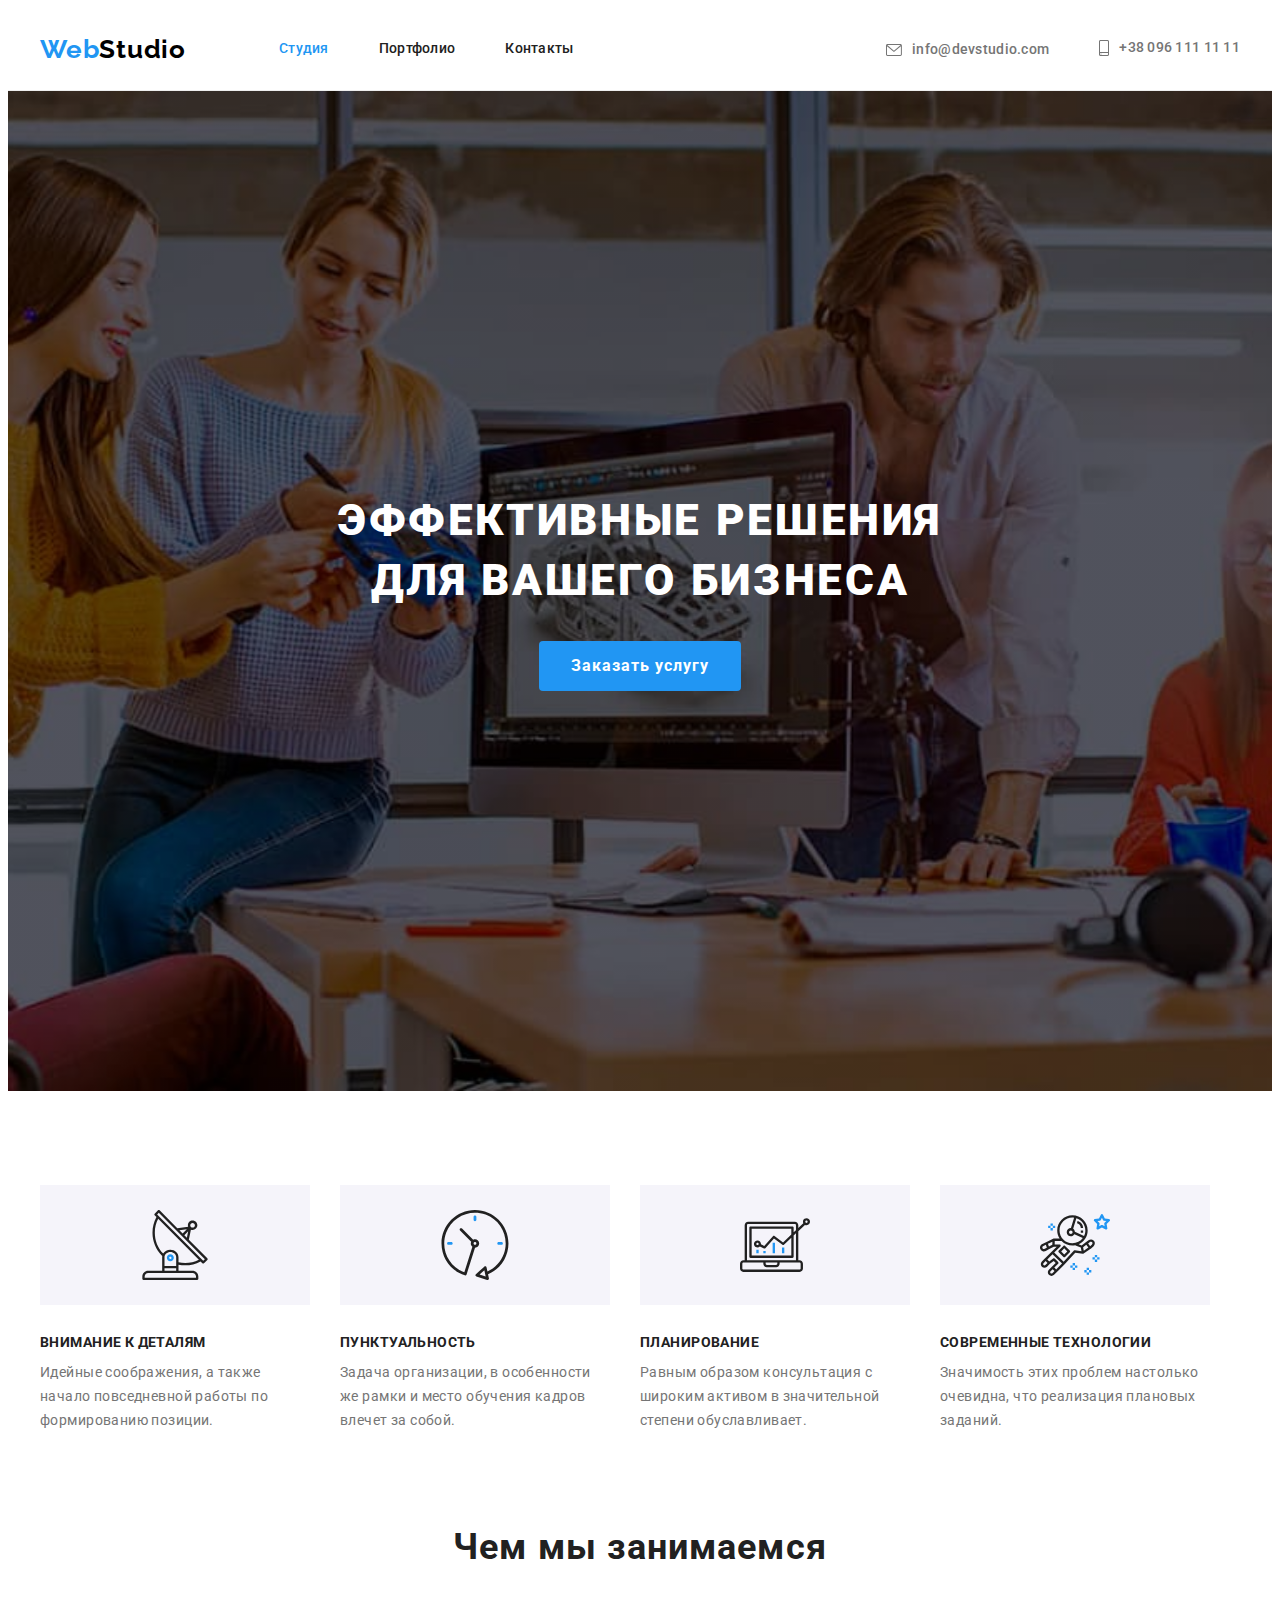
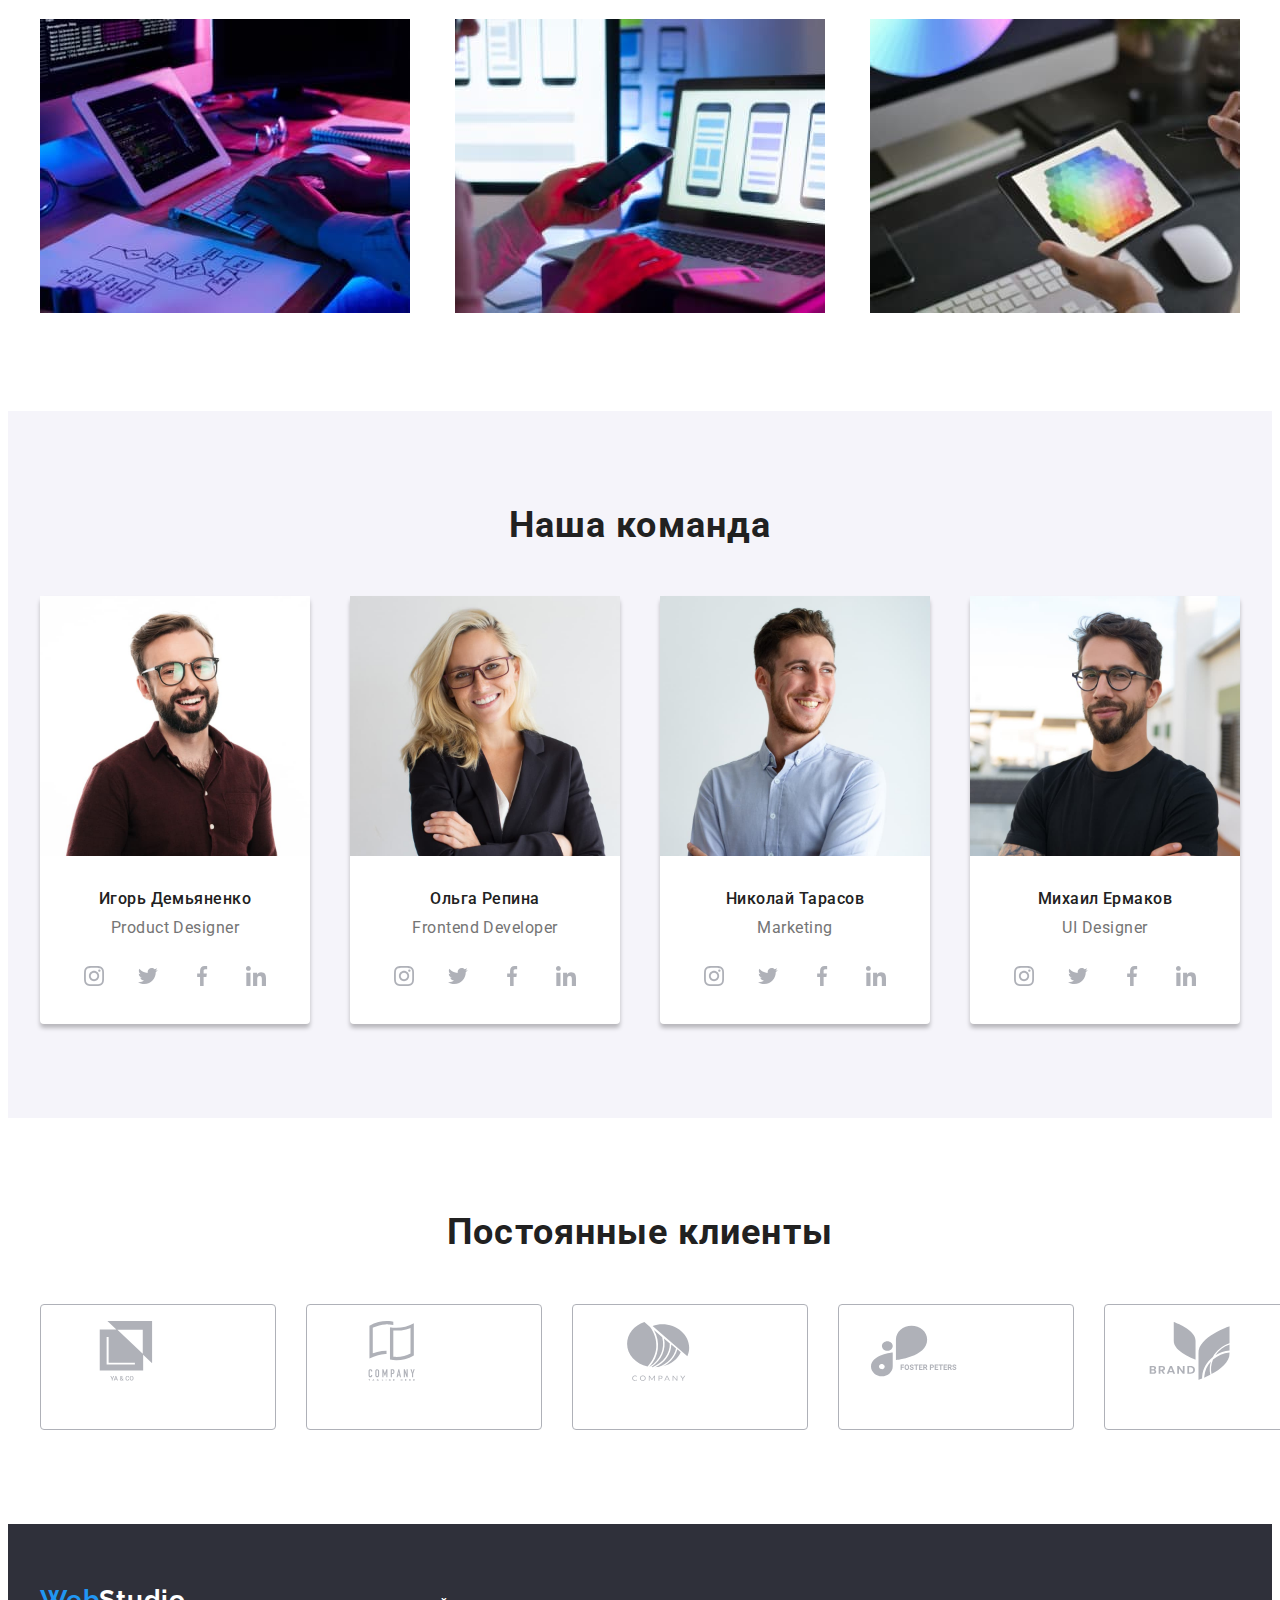
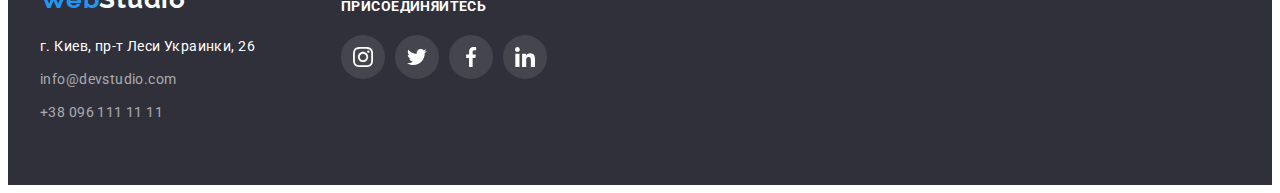
<file: index.html>
<!DOCTYPE html>
<html lang="en">

<head>
    <meta charset="UTF-8">
    <meta http-equiv="X-UA-Compatible" content="IE=edge">
    <meta name="viewport" content="width=device-width, initial-scale=1.0">
    <link rel="preconnect" href="https://fonts.googleapis.com">
    <link rel="preconnect" href="https://fonts.gstatic.com" crossorigin>
    <link rel="preconnect" href="https://fonts.googleapis.com">
    <link rel="preconnect" href="https://fonts.gstatic.com" crossorigin>
    <link
        href="https://fonts.googleapis.com/css2?family=Raleway:wght@700&family=Roboto:wght@400;500;700;900&display=swap"
        rel="stylesheet">
    <title>Студия</title>
    <link rel="stylesheet" href="https://cdnjs.cloudflare.com/ajax/libs/modern-normalize/1.1.0/modern-normalize.min.css"
        integrity="sha512-wpPYUAdjBVSE4KJnH1VR1HeZfpl1ub8YT/NKx4PuQ5NmX2tKuGu6U/JRp5y+Y8XG2tV+wKQpNHVUX03MfMFn9Q=="
        crossorigin="anonymous" referrerpolicy="no-referrer" />
    <link rel="stylesheet" href="./css/style.css">
</head>

<body>

    <header class="hero-heder">
        <div class="conteiner header list">
            <a href="./index.html" class="webstudio"><span class="web">Web</span>Studio</a>
            <nav>
                <ul class="nav-bar list">
                    <li class="nav-item"><a href="./index.html" class="nav-link active-page">Студия</a></li>
                    <li class="nav-item"><a href="./portfolio.html" class="nav-link">Портфолио</a></li>
                    <li class="nav-item"><a href="#" class="nav-link">Контакты</a></li>
                </ul>
            </nav>
            <ul class="contacts-bar list">
                <li class="contacts-item heder-img">
                    <a href="mailto:info@devstudio.com" class="contacts mailto">
                        <svg width=16px height=12px class="tel-mail">
                            <use href="./images/icons.svg#icon-mail-to"> </use>
                        </svg>
                        info@devstudio.com</a>
                </li>
                <li class="contacts-item heder-img">
                    <a href="tel:+380961111111" class="contacts tel">
                        <svg width=10px height=16px class="tel-mail">
                            <use href="./images/icons.svg#icon-tel"> </use>
                        </svg>
                        +38 096 111 11 11</a>
                </li>
            </ul>
        </div>
    </header>
    <main>
        <!-- ====hero==== -->
        <section class="hero-section">
            <h1 class="hero">Эффективные решения для вашего бизнеса</h1>
            <button type="button" class="hero-order">Заказать услугу</button>
        </section>
        <!-- ====hero==== -->
        <!-- ====name list==== -->
        <section class="section-box">
            <div class="conteiner">
                <ul class="section-list list">
                    <li class="section-li ">
                        <div class="img-list">
                            <svg width=70px height=70px>
                                <use href="./images/icons.svg#icon-group-1"></use>
                            </svg>
                        </div>
                        <h3 class="name-list">Внимание к деталям</h3>
                        <p class="paragraph-list list">Идейные соображения, а также начало повседневной работы по
                            формированию
                            позиции.</p>
                    </li>
                    <li class="section-li">
                        <div class="img-list">
                            <svg width=70px height=70px>
                                <use href="./images/icons.svg#icon-group-2"></use>
                            </svg>
                        </div>
                        <h3 class="name-list">Пунктуальность</h3>
                        <p class="paragraph-list list">Задача организации, в особенности же рамки и место обучения
                            кадров
                            влечет
                            за собой.</p>
                    </li>
                    <li class="section-li">
                        <div class="img-list">
                            <svg width=70px height=70px>
                                <use href="./images/icons.svg#icon-group-3"></use>
                            </svg>
                        </div>
                        <h3 class="name-list">Планирование</h3>
                        <p class="paragraph-list list">Равным образом консультация с широким активом в значительной
                            степени
                            обуславливает.</p>
                    </li>
                    <li class="section-li">
                        <div class="img-list">
                            <svg width=70px height=70px>
                                <use href="./images/icons.svg#icon-group-4"></use>
                            </svg>
                        </div>
                        <h3 class="name-list">Современные технологии</h3>
                        <p class="paragraph-list list">Значимость этих проблем настолько очевидна, что реализация
                            плановых заданий.</p>
                    </li>
                </ul>
            </div>
        </section>
        <!-- ====name list==== -->
        <!-- ====title section==== -->
        <section class="section-img">
            <div class="conteiner">
                <h2 class="title-section">Чем мы занимаемся</h2>
                <ul class="img-box list">
                    <li>
                        <img src="./images/box-1.jpg" width="370" alt="Робота 1">
                    </li>
                    <li>
                        <img src="./images/box-2.jpg" width="370" alt="Робота 2">
                    </li>
                    <li>
                        <img src="./images/box-3.jpg" width="370" alt="Робота 3">
                    </li>
                </ul>
            </div>
        </section>
        <!-- ====title section==== -->
        <!-- ====team==== -->
        <section class="team">
            <div class="conteiner">
                <h2 class="title-section">Наша команда</h2>
                <ul class="team-box list">
                    <li class="team-box-list list">
                        <img src="./images/kom-1.jpg" width="270" alt="Игорь Демьяненко">
                        <div class="conteiner-img">
                            <h3 class="name-people">Игорь Демьяненко</h3>
                            <p class="signature list">Product Designer</p>
                        </div>
                        <ul class="social list">
                            <li class="social-li">
                                <a href="" class="social-a social-io">
                                    <svg width=20px height=20px>
                                        <use href="./images/icons.svg#icon-instagram-1"></use>
                                    </svg>
                                </a>
                            </li>
                            <li class="social-li">
                                <a href="" class="social-a social-io">
                                    <svg width=20px height=20px>
                                        <use href="./images/icons.svg#icon-twitter-2"></use>
                                    </svg>
                                </a>
                            </li>
                            <li class="social-li">
                                <a href="" class="social-a social-io">
                                    <svg width=20px height=20px>
                                        <use href="./images/icons.svg#icon-facebook-3"></use>
                                    </svg>
                                </a>
                            </li>
                            <li class="social-li">
                                <a href="" class="social-a social-io">
                                    <svg width=20px height=20px>
                                        <use href="./images/icons.svg#icon-linkedin-4"></use>
                                    </svg>
                                </a>
                            </li>
                        </ul>
                    </li>
                    <li class="team-box-list list">
                        <img src="./images/kom-2.jpg" width="270" alt="Ольга Репина">
                        <div class="conteiner-img">
                            <h3 class="name-people">Ольга Репина</h3>
                            <p class="signature list">Frontend Developer</p>
                        </div>
                        <ul class="social list">
                            <li class="social-li">
                                <a href="" class="social-a social-io">
                                    <svg width=20px height=20px>
                                        <use href="./images/icons.svg#icon-instagram-1"></use>
                                    </svg>
                                </a>
                            </li>
                            <li class="social-li">
                                <a href="" class="social-a social-io">
                                    <svg width=20px height=20px>
                                        <use href="./images/icons.svg#icon-twitter-2"></use>
                                    </svg>
                                </a>
                            </li>
                            <li class="social-li">
                                <a href="" class="social-a social-io">
                                    <svg width=20px height=20px>
                                        <use href="./images/icons.svg#icon-facebook-3"></use>
                                    </svg>
                                </a>
                            </li>
                            <li class="social-li">
                                <a href="" class="social-a social-io">
                                    <svg width=20px height=20px>
                                        <use href="./images/icons.svg#icon-linkedin-4"></use>
                                    </svg>
                                </a>
                            </li>
                        </ul>
                    </li>
                    <li class="team-box-list list">
                        <img src="./images/kom-3.jpg" width="270" alt="Николай Тарасов">
                        <div class="conteiner-img">
                            <h3 class="name-people">Николай Тарасов</h3>
                            <p class="signature list">Marketing</p>
                        </div>
                        <ul class="social list">
                            <li class="social-li">
                                <a href="" class="social-a social-io">
                                    <svg width=20px height=20px>
                                        <use href="./images/icons.svg#icon-instagram-1"></use>
                                    </svg>
                                </a>
                            </li>
                            <li class="social-li">
                                <a href="" class="social-a social-io">
                                    <svg width=20px height=20px>
                                        <use href="./images/icons.svg#icon-twitter-2"></use>
                                    </svg>
                                </a>
                            </li>
                            <li class="social-li">
                                <a href="" class="social-a social-io">
                                    <svg width=20px height=20px>
                                        <use href="./images/icons.svg#icon-facebook-3"></use>
                                    </svg>
                                </a>
                            </li>
                            <li class="social-li">
                                <a href="" class="social-a social-io">
                                    <svg width=20px height=20px>
                                        <use href="./images/icons.svg#icon-linkedin-4"></use>
                                    </svg>
                                </a>
                            </li>
                        </ul>
                    </li>
                    <li class="team-box-list list">
                        <img src="./images/kom-4.jpg" alt="Михаил Ермаков" width="270">
                        <div class="conteiner-img">
                            <h3 class="name-people">Михаил Ермаков</h3>
                            <p class="signature list">UI Designer</p>
                        </div>
                        <ul class="social list">
                            <li class="social-li">
                                <a href="" class="social-a social-io">
                                    <svg width=20px height=20px>
                                        <use href="./images/icons.svg#icon-instagram-1"></use>
                                    </svg>
                                </a>
                            </li>
                            <li class="social-li">
                                <a href="" class="social-a social-io">
                                    <svg width=20px height=20px>
                                        <use href="./images/icons.svg#icon-twitter-2"></use>
                                    </svg>
                                </a>
                            </li>
                            <li class="social-li">
                                <a href="" class="social-a social-io">
                                    <svg width=20px height=20px>
                                        <use href="./images/icons.svg#icon-facebook-3"></use>
                                    </svg>
                                </a>
                            </li>
                            <li class="social-li">
                                <a href="" class="social-a social-io">
                                    <svg width=20px height=20px>
                                        <use href="./images/icons.svg#icon-linkedin-4"></use>
                                    </svg>
                                </a>
                            </li>
                        </ul>
                    </li>
                </ul>
            </div>
        </section>
        <!-- ====team==== -->
        <!-- ====regular customers==== -->
        <section class="customers-box">
            <div class="conteiner">
                <h2 class="title-customers">Постоянные клиенты</h2>
                <ul class="customers-box-li">
                    <li class="customers">
                        <a href="" class="customer">
                            <svg width=106px height=60px>
                                <use href="./images/icons.svg#icon-logo-1"></use>
                            </svg>
                        </a>
                    </li>
                    <li class="customers">
                        <a href="" class="customer">
                            <svg width=106px height=60px>
                                <use href="./images/icons.svg#icon-logo-2"></use>
                            </svg>
                        </a>
                    </li>
                    <li class="customers">
                        <a href="" class="customer">
                            <svg width=106px height=60px>
                                <use href="./images/icons.svg#icon-logo-3"></use>
                            </svg>
                        </a>
                    </li>
                    <li class="customers">
                        <a href="" class="customer">
                            <svg width=106px height=60px>
                                <use href="./images/icons.svg#icon-logo-4"></use>
                            </svg>
                        </a>
                    </li>
                    <li class="customers">
                        <a href="" class="customer">
                            <svg width=106px height=60px>
                                <use href="./images/icons.svg#icon-logo-5"></use>
                            </svg>
                        </a>
                    </li>
                    <li class="customers">
                        <a href="" class="customer">
                            <svg width=106px height=60px>
                                <use href="./images/icons.svg#icon-logo-6"></use>
                            </svg>
                        </a>
                    </li>
                </ul>
            </div>
        </section>
        <!-- ====regular customers==== -->
    </main>
    <footer class="footer">
        <div class="footer-box">
            <div class="footer-box-one">
                <a href="./index.html" class="webstudio-footer"><span class="web">Web</span>Studio</a>
                <ul class="list">
                    <li class="footer-list">
                        <address class="address">г. Киев, пр-т Леси Украинки, 26</address>
                    </li>
                    <li class="footer-list">
                        <a href="mailto:info@devstudio.com" class="contacts-footer">info@devstudio.com</a>
                    </li>
                    <li class="footer-list">
                        <a href="tel:+380961111111" class="contacts-footer">+38 096 111 11 11</a>
                    </li>
                </ul>
            </div>
            <div class="footer-box-two">
                <h3 class="box-two-hero">присоединяйтесь</h3>
                <ul class="footer-social list">
                    <li class="footer-social-li">
                        <a href="" class="footer-social-a">
                            <svg width=20px height=20px>
                                <use href="./images/icons.svg#icon-instagram-1"></use>
                            </svg>
                        </a>
                    </li>
                    <li class="footer-social-li">
                        <a href="" class="footer-social-a">
                            <svg width=20px height=20px>
                                <use href="./images/icons.svg#icon-twitter-2"></use>
                            </svg>
                        </a>
                    </li>
                    <li class="footer-social-li">
                        <a href="" class="footer-social-a">
                            <svg width=20px height=20px>
                                <use href="./images/icons.svg#icon-facebook-3"></use>
                            </svg>
                        </a>
                    </li>
                    <li class="footer-social-li">
                        <a href="" class="footer-social-a">
                            <svg width=20px height=20px>
                                <use href="./images/icons.svg#icon-linkedin-4"></use>
                            </svg>
                        </a>
                    </li>
                </ul>
            </div>
        </div>
    </footer>
</body>

</html>
</file>
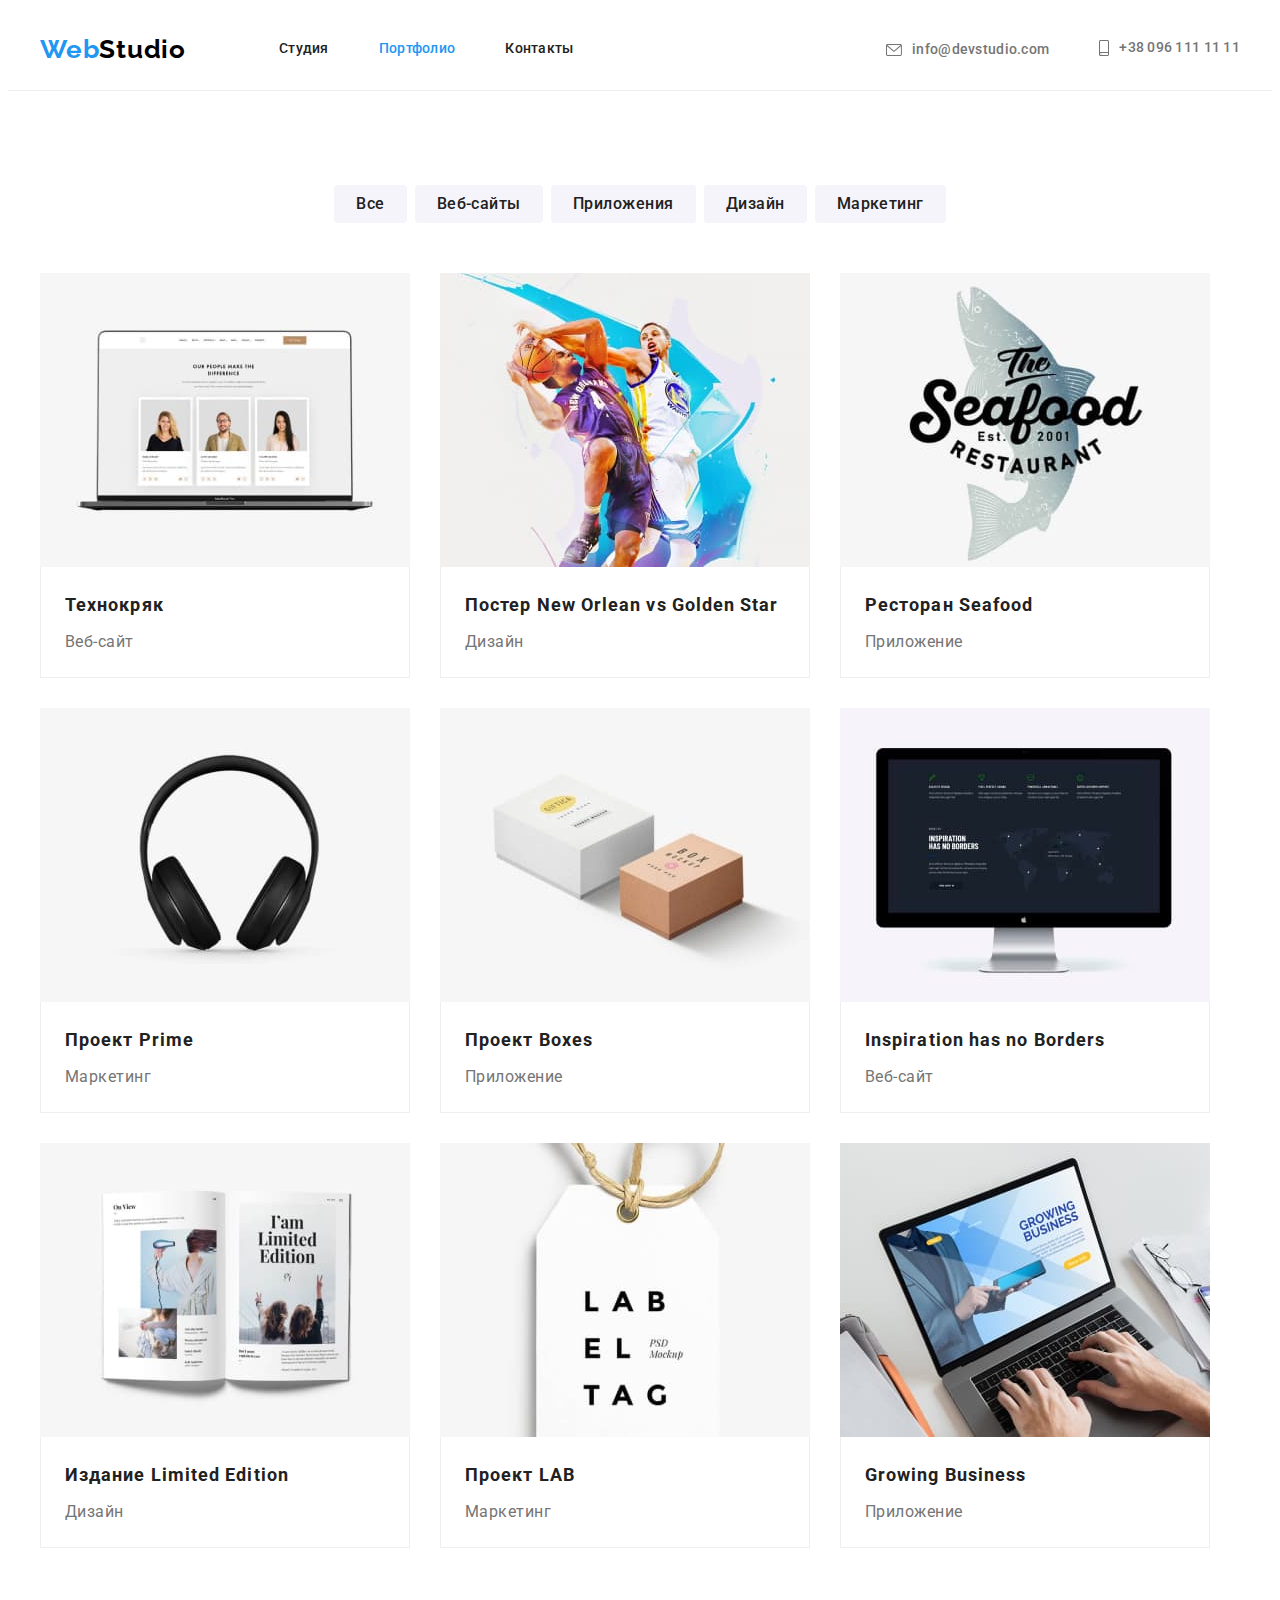
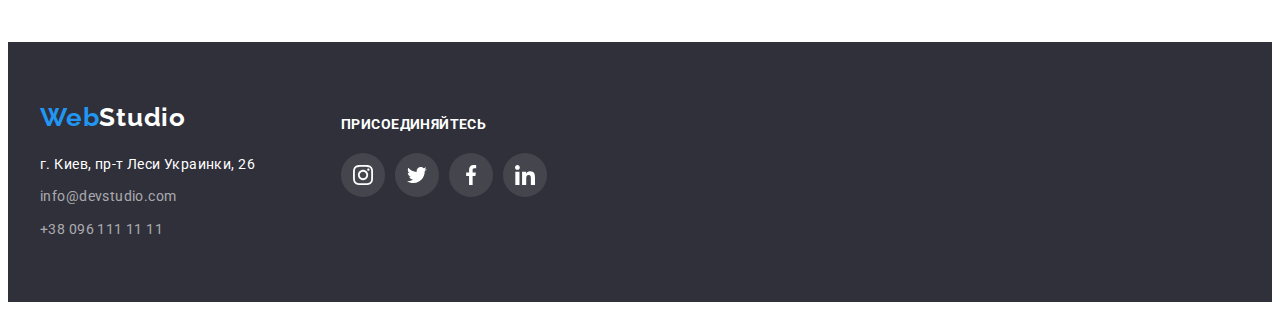
<file: portfolio.html>
<!DOCTYPE html>
<html lang="en">

<head>
    <meta charset="UTF-8">
    <meta http-equiv="X-UA-Compatible" content="IE=edge">
    <meta name="viewport" content="width=device-width, initial-scale=1.0">
    <link rel="preconnect" href="https://fonts.googleapis.com">
    <link rel="preconnect" href="https://fonts.gstatic.com" crossorigin>
    <link
        href="https://fonts.googleapis.com/css2?family=Raleway:wght@700&family=Roboto:wght@400;500;700;900&display=swap"
        rel="stylesheet">
    <title>portfolio</title>
    <link rel="stylesheet" href="https://cdnjs.cloudflare.com/ajax/libs/modern-normalize/1.1.0/modern-normalize.min.css"
        integrity="sha512-wpPYUAdjBVSE4KJnH1VR1HeZfpl1ub8YT/NKx4PuQ5NmX2tKuGu6U/JRp5y+Y8XG2tV+wKQpNHVUX03MfMFn9Q=="
        crossorigin="anonymous" referrerpolicy="no-referrer" />
    <link rel="stylesheet" href="./css/style.css">
</head>

<body>
    <header class="hero-heder">
        <div class="conteiner header list">
            <a href="./index.html" class="webstudio"><span class="web">Web</span>Studio</a>
            <nav>
                <ul class="nav-bar list">
                    <li class="nav-item"><a href="./index.html" class="nav-link">Студия</a></li>
                    <li class="nav-item"><a href="./portfolio.html" class="nav-link active-page">Портфолио</a></li>
                    <li class="nav-item"><a href="#" class="nav-link">Контакты</a></li>
                </ul>
            </nav>
            <ul class="contacts-bar list">
                <li class="contacts-item heder-img">
                    <a href="mailto:info@devstudio.com" class="contacts mailto">
                        <svg width=16px height=12px class="tel-mail">
                            <use href="./images/icons.svg#icon-mail-to"> </use>
                        </svg>
                        info@devstudio.com</a>
                </li>
                <li class="contacts-item heder-img">
                    <a href="tel:+380961111111" class="contacts tel">
                        <svg width=10px height=16px class="tel-mail">
                            <use href="./images/icons.svg#icon-tel"> </use>
                        </svg>
                        +38 096 111 11 11</a>
                </li>
            </ul>
        </div>
    </header>
    <main>
        <section class="portfolio-box">
            <div class="conteiner">
                <ul class="maine-buttom-box list">
                    <li class="maine-button-box"><button type="button" class="maine-button">Все</button>
                    </li>
                    <li class="maine-button-box"><button type="button" class="maine-button">Веб-сайты</button>
                    </li>
                    <li class="maine-button-box"><button type="button" class="maine-button">Приложения</button>
                    </li>
                    <li class="maine-button-box"><button type="button" class="maine-button">Дизайн</button>
                    </li>
                    <li class="maine-button-box"><button type="button" class="maine-button">Маркетинг</button>
                    </li>
                </ul>
                <ul class="cards-box list">
                    <li class="card-bg"><a href="" class="card">
                            <img src="./images/card-1.jpg" class="img-card" alt="Веб-сайт" width="370">
                            <div class="tablet-cards-box">
                                <h3 class="title-card">Технокряк</h3>
                                <p class="card-description list">Веб-сайт</p>
                            </div>
                        </a>
                    </li>
                    <li class="card-bg"><a href="" class="card">
                            <img src="./images/card-2.jpg" class="img-card" alt="Дизайн" width="370">
                            <div class="tablet-cards-box">
                                <h3 class="title-card">Постер New Orlean vs Golden Star</h3>
                                <p class="card-description list">Дизайн</p>
                            </div>
                        </a>
                    </li>
                    <li class="card-bg"><a href="" class="card">
                            <img src="./images/card-3.jpg" class="img-card" alt="Приложение" width="370">
                            <div class="tablet-cards-box">
                                <h3 class="title-card">Ресторан Seafood</h3>
                                <p class="card-description list">Приложение</p>
                            </div>
                        </a>
                    </li>
                    <li class="card-bg"><a href="" class="card">
                            <img src="./images/card-4.jpg" class="img-card" alt="Маркетинг" width="370">
                            <div class="tablet-cards-box">
                                <h3 class="title-card">Проект Prime</h3>
                                <p class="card-description list">Маркетинг</p>
                            </div>
                        </a>
                    </li>
                    <li class="card-bg"><a href="" class="card">
                            <img src="./images/card-5.jpg" class="img-card" alt="Приложение" width="370">
                            <div class="tablet-cards-box">
                                <h3 class="title-card">Проект Boxes</h3>
                                <p class="card-description list">Приложение</p>
                            </div>
                        </a>
                    </li>
                    <li class="card-bg"><a href="" class="card"><img src="./images/card-6.jpg" class="img-card"
                                alt="Веб-сайт" width="370">
                            <div class="tablet-cards-box">
                                <h3 class="title-card">Inspiration has no Borders</h3>
                                <p class="card-description list">Веб-сайт</p>
                            </div>
                        </a>
                    </li>
                    <li class="card-bg"><a href="" class="card">
                            <img src="./images/card-7.jpg" class="img-card" alt="Дизайн" width="370">
                            <div class="tablet-cards-box">
                                <h3 class="title-card">Издание Limited Edition</h3>
                                <p class="card-description list">Дизайн</p>
                            </div>
                        </a>
                    </li>
                    <li class="card-bg"><a href="" class="card">
                            <img src="./images/card-8.jpg" class="img-card" alt="Маркетинг" width="370">
                            <div class="tablet-cards-box">
                                <h3 class="title-card">Проект LAB</h3>
                                <p class="card-description list">Маркетинг</p>
                            </div>
                        </a>
                    </li>
                    <li class="card-bg"><a href="" class="card">
                            <img src="./images/card-9.jpg" class="img-card" alt="Приложение" width="370">
                            <div class="tablet-cards-box">
                                <h3 class="title-card list">Growing Business</h3>
                                <p class="card-description list">Приложение</p>
                            </div>
                        </a>
                    </li>
                </ul>
            </div>
        </section>
    </main>
    <footer class="footer">
        <div class="footer-box">
            <div class="footer-box-one">
                <a href="./index.html" class="webstudio-footer"><span class="web">Web</span>Studio</a>
                <ul class="list">
                    <li class="footer-list">
                        <address class="address">г. Киев, пр-т Леси Украинки, 26</address>
                    </li>
                    <li class="footer-list">
                        <a href="mailto:info@devstudio.com" class="contacts-footer">info@devstudio.com</a>
                    </li>
                    <li class="footer-list">
                        <a href="tel:+380961111111" class="contacts-footer">+38 096 111 11 11</a>
                    </li>
                </ul>
            </div>
            <div class="footer-box-two">
                <h3 class="box-two-hero">присоединяйтесь</h3>
                <ul class="footer-social list">
                    <li class="footer-social-li">
                        <a href="" class="footer-social-a">
                            <svg width=20px height=20px>
                                <use href="./images/icons.svg#icon-instagram-1"></use>
                            </svg>
                        </a>
                    </li>
                    <li class="footer-social-li">
                        <a href="" class="footer-social-a">
                            <svg width=20px height=20px>
                                <use href="./images/icons.svg#icon-twitter-2"></use>
                            </svg>
                        </a>
                    </li>
                    <li class="footer-social-li">
                        <a href="" class="footer-social-a">
                            <svg width=20px height=20px>
                                <use href="./images/icons.svg#icon-facebook-3"></use>
                            </svg>
                        </a>
                    </li>
                    <li class="footer-social-li">
                        <a href="" class="footer-social-a">
                            <svg width=20px height=20px>
                                <use href="./images/icons.svg#icon-linkedin-4"></use>
                            </svg>
                        </a>
                    </li>
                </ul>
            </div>
        </div>
    </footer>
</body>

</html>
</file>
<file: css/style.css>
:root {
  --them-color: #2196f3;
  --text-primary: #212121;
  --text-secondary: #ffffff;
  --text-secondary-lighter: #757575;
  --social-link-color: #afb1b8;

  --primary-font: "roboto";
  --secondary-font: "raleway";
}
body {
  font-family: var(--primary-font);
  background-color: #ffffff;
}
.list {
  margin: 0;
  padding: 0;
  list-style: none;
}
h1,
h2,
h3,
h4,
h5,
h6,
ul,
li {
  margin: 0;
  padding: 0;
}
ul,
ol {
  list-style: none;
}

a {
  text-decoration: none;
}

address {
  font-style: normal;
}

.conteiner {
  margin-left: auto;
  margin-right: auto;
  width: 1200px;
  padding-left: 15px;
  padding-right: 15px;
}
/* =================header================= */
.hero-heder {
  border-bottom: 1px solid #eeeeee;
}
.header {
  display: flex;
  align-items: center;
}
.webstudio {
  margin-right: 93px;
  color: #000000;

  font-family: var(--secondary-font);
  font-weight: 700;
  font-size: 26px;
  line-height: 1.19;
  letter-spacing: 0.03em;
}

.web {
  color: var(--them-color);
}

.nav-bar {
  display: flex;
}
.nav-bar .nav-item:not(:last-child) {
  margin-right: 50px;
}

.nav-link {
  display: block;
  padding-top: 32px;
  padding-bottom: 32px;

  color: var(--text-primary);

  font-weight: 500;
  font-size: 14px;
  line-height: 1.14;
  letter-spacing: 0.02em;
}

.nav-link:hover,
.nav-link:focus {
  color: var(--them-color);
}

.active-page {
  color: var(--them-color);
}

.contacts-bar {
  display: flex;
  margin-left: auto;
  align-items: baseline;
}
.contacts-item + .contacts-item {
  margin-left: 50px;
}
.contacts {
  display: flex;
  align-items: center;
}
.tel-mail {
  margin-right: 10px;
}
.heder-img svg {
  fill: var(--text-secondary-lighter);
}
.heder-img:hover svg,
.heder-img:focus svg {
  fill: var(--them-color);
}
.heder-img:hover,
.heder-img:focus {
  color: var(--them-color);
}
.contacts {
  padding-top: 32px;
  padding-bottom: 32px;

  color: var(--text-secondary-lighter);

  font-weight: 500;
  font-size: 14px;
  line-height: 1.14;
  letter-spacing: 0.02em;
}

.contacts:hover {
  color: var(--them-color);
}
.contacts:focus {
  color: var(--them-color);
}
.contacts:focus svg {
  fill: var(--them-color);
}

/* =================header================= */

/* =================main studio================= */

/* hero */
.hero-section {
  background-image: linear-gradient(
      to right,
      rgba(0, 0, 0, 0.4),
      rgba(0, 0, 0, 0.4)
    ),
    url(../images/bg-img.jpg);
  background-color: #2f303a;
  max-width: 1600px;
  height: 600px;
  background-repeat: no-repeat;
  background-position: center;
  background-size: cover;
  padding-top: 200px;
  padding-bottom: 200px;
  margin-left: auto;
  margin-right: auto;

  display: flex;
  flex-direction: column;
  justify-content: center;
  align-items: center;
}
.hero {
  margin-bottom: 30px;
  color: var(--text-secondary);

  font-weight: 900;
  font-size: 44px;
  line-height: 1.36;
  text-align: center;
  letter-spacing: 0.06em;
  text-transform: uppercase;
  width: 696px;
}

.hero-order {
  padding: 10px 32px 10px 32px;
  border-radius: 4px;
  border: var(--them-color);

  background-color: var(--them-color);
  color: var(--text-secondary);

  font-family: var(--primary-font);
  font-weight: 700;
  font-size: 16px;
  line-height: 1.87;
  letter-spacing: 0.06em;

  cursor: pointer;
}
/* hero */

/* name list */
.section-box {
  padding-top: 94px;
  padding-bottom: 94px;
}
.section-list {
  display: flex;
}
.section-li {
  width: 270px;
}
.section-li + .section-li {
  margin-left: 30px;
}
.img-list {
  display: flex;
  justify-content: center;
  align-items: center;
  width: 270px;
  height: 120px;
  background-color: #f5f4fa;
  margin-bottom: 30px;
}
.name-list {
  margin-bottom: 10px;
  font-weight: 700;
  font-size: 14px;
  line-height: 1.14;
  letter-spacing: 0.03em;
  text-transform: uppercase;
  color: var(--text-primary);
}

.paragraph-list {
  font-weight: 400;
  font-size: 14px;
  line-height: 1.71;
  letter-spacing: 0.03em;
  color: var(--text-secondary-lighter);
}
/* name list */

/* title section */

.section-img {
  padding-bottom: 94px;
}
.img-box {
  display: flex;
  justify-content: space-between;
}

.title-section {
  margin-bottom: 50px;

  color: var(--text-primary);

  font-weight: 700;
  font-size: 36px;
  line-height: 1.16;
  text-align: center;
  letter-spacing: 0.03em;
}
/*  title section */
/* team */
.team {
  background-color: #f5f4fa;
  padding-top: 94px;
  padding-bottom: 94px;
}
.team-box {
  display: flex;
  justify-content: space-between;
}
.team-box-list {
  box-sizing: border-box;
  background-color: var(--text-secondary);
  width: 270px;
  height: 428px;
  padding-bottom: 30px;
  border-radius: 4px;
  box-shadow: 0px 4px 4px rgba(0, 0, 0, 0.25);
}

.conteiner-img {
  padding-top: 30px;
  padding-bottom: 16px;
}
.name-people {
  font-weight: 500;
  font-size: 16px;
  line-height: 1.18;
  letter-spacing: 0.03em;
  text-align: center;
  color: var(--text-primary);
}

.signature {
  margin-top: 10px;
  font-weight: 400;
  font-size: 16px;
  line-height: 1.18;
  letter-spacing: 0.03em;
  text-align: center;
  color: var(--text-secondary-lighter);
}
.social {
  display: flex;
  justify-content: center;
}
.social-li {
  display: flex;
  justify-content: center;
  align-items: center;
}
.social-li + .social-li {
  margin-left: 10px;
}
.social-a {
  display: block;
  width: 44px;
  height: 44px;
  border-radius: 50%;
}
.social-io {
  display: flex;
  justify-content: center;
  align-items: center;
}
.social-a svg {
  fill: var(--social-link-color);
}
.social-li:hover {
  border-radius: 50%;
  background-color: var(--them-color);
}

.social-a:hover svg {
  fill: var(--text-secondary);
}
.social-a:focus {
  background-color: var(--them-color);
}
.social-a:focus svg {
  fill: var(--text-secondary);
}
/* team */

/* regular customers==== */
.customers-box {
  padding-top: 94px;
  padding-bottom: 94px;
}
.title-customers {
  margin-bottom: 50px;
  font-weight: 700;
  font-size: 36px;
  line-height: 1.16;
  text-align: center;
  letter-spacing: 0.03em;
  color: var(--text-primary);
}

.customers-box-li {
  display: flex;
}
.customers {
  display: flex;
}
.customers + .customers {
  margin-left: 30px;
}
.customer {
  border: 1px solid var(--social-link-color);
  border-radius: 4px;
  width: 170px;
  height: 92px;
  padding: 16px 32px;
}
.customer svg {
  fill: var(--social-link-color);
}

.customer:hover svg,
.customer:focus svg {
  fill: var(--them-color);
}
.customer:hover {
  border-color: var(--them-color);
}
.customer:focus {
  border-color: var(--them-color);
}
/* regular customers==== */

/* =================main studio================= */

/* =================main portfolio================= */
.portfolio-box {
  padding-top: 94px;
  padding-bottom: 94px;
}
.maine-buttom-box {
  display: flex;
  justify-content: center;
  margin-bottom: 50px;
}
.maine-button {
  padding: 6px 22px 6px 22px;
  border-radius: 4px;
  border: var(--them-color);
  font-family: var(--primary-font);
  font-weight: 500;
  font-size: 16px;
  line-height: 1.62;
  text-align: center;
  letter-spacing: 0.03em;
  background-color: #f5f4fa;
  color: var(--text-primary);
  cursor: pointer;
  border: unset;
}

.maine-button-box + .maine-button-box {
  margin-left: 8px;
}

.maine-button:hover,
.maine-button:focus {
  color: #ffffff;
  background-color: var(--them-color);
}

.cards-box {
  display: flex;
  flex-wrap: wrap;
}
.card-bg {
  width: 370px;
  margin-bottom: 30px;
  margin-right: 30px;
}
.card-bg:hover {
  border-radius: 4px;
  box-shadow: 0px 4px 4px rgba(0, 0, 0, 0.25);
}
.card-bg:nth-child(3n + 3) {
  margin-right: 0;
}

.card-bg:nth-last-child(-n + 3) {
  margin-bottom: 0px;
}
.img-card {
  display: block;
}
.tablet-cards-box {
  box-sizing: border-box;
  border-left: 1px solid #eeeeee;
  border-right: 1px solid #eeeeee;
  border-bottom: 1px solid #eeeeee;
  padding: 20px 24px;
}
.title-card {
  margin-bottom: 4px;
  font-weight: 700;
  font-size: 18px;
  line-height: 2;
  letter-spacing: 0.06em;
  color: var(--text-primary);
}

.card-description {
  font-size: 16px;
  line-height: 1.87;
  letter-spacing: 0.03em;
  color: var(--text-secondary-lighter);
}

/* =================main portfolio================= */

/* =================footer================= */
.footer {
  background-color: #2f303a;
}
.footer-box {
  display: flex;

  margin-left: auto;
  margin-right: auto;
  width: 1200px;
  padding-left: 15px;
  padding-right: 15px;
}
.footer-box-one {
  width: 231px;
  padding-top: 60px;
  padding-bottom: 60px;
}
.webstudio-footer {
  display: block;
  margin-bottom: 20px;

  color: var(--text-secondary);

  font-family: var(--secondary-font);
  font-weight: 700;
  font-size: 26px;
  line-height: 1.19;
  letter-spacing: 0.03em;
}
.footer-list + .footer-list {
  margin-top: 9px;
}
.address {
  font-size: 14px;
  line-height: 1.71;
  letter-spacing: 0.03em;
  color: var(--text-secondary);
}

.contacts-footer {
  font-size: 14px;
  line-height: 1.71;
  letter-spacing: 0.03em;
  color: rgba(255, 255, 255, 0.6);
}

.footer-box-two {
  width: 206px;
  margin-left: 70px;
  padding-top: 75px;
  padding-bottom: 97px;
}
.box-two-hero {
  font-weight: 700;
  font-size: 14px;
  line-height: 1.14;
  letter-spacing: 0.03em;
  text-transform: uppercase;

  color: var(--text-secondary);
}
.footer-social {
  display: flex;
}
.footer-social-li {
  width: 44px;
  height: 44px;
  border-radius: 50%;
  background: rgba(255, 255, 250, 0.1);
  margin-top: 20px;
}
.footer-social-li + .footer-social-li {
  margin-left: 10px;
}
.footer-social-a {
  display: flex;
  justify-content: center;
  align-items: center;
}
.footer-social-a {
  fill: var(--text-secondary);
  width: 44px;
  height: 44px;
  border-radius: 50%;
}
.footer-social-li:hover {
  background-color: var(--them-color);
}
.footer-social-a:focus {
  background-color: var(--them-color);
}
/* =================footer================= */ ;
</file>
